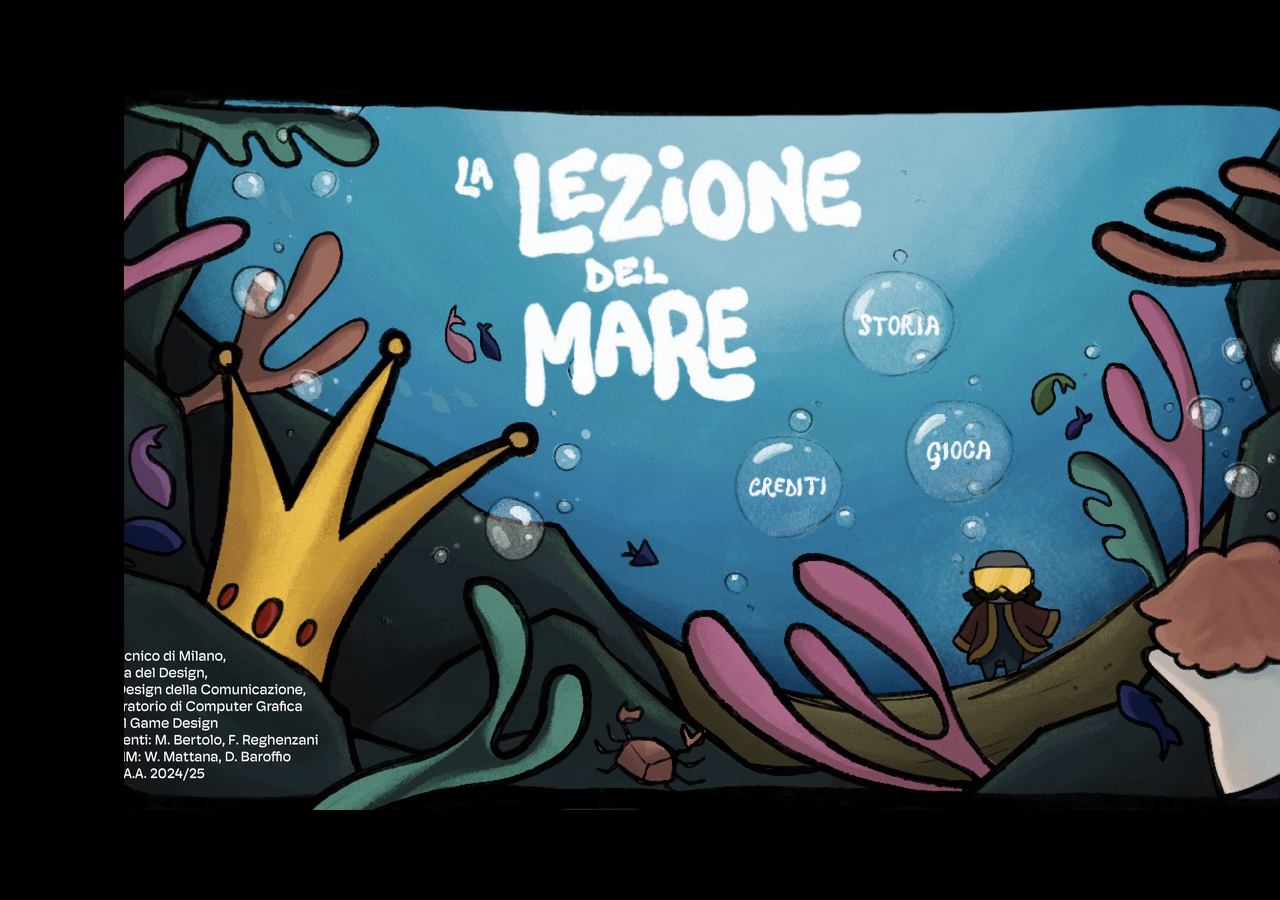
<file: index.html>
<!DOCTYPE html>
<html>

    <head>

        <meta charset="UTF-8">
        <meta name="viewport" content="width=device-width, initial-scale=1.0">

        <title>Home - La Lezione del Mare</title>

        <link rel="stylesheet" href="index.css"> // stile index generale 
     
    </head>

    <body>

        <div class="container">
            <a href="storia.html">
              <img src="assets/images/introduzione/tasto_storia.png" class="link-button" id="storia" alt="Storia">
            </a>
            <a href="crediti.html">
              <img src="assets/images/introduzione/tasto_crediti.png" class="link-button" id="crediti" alt="Crediti">
            </a>
            <a href="gioca.html">
              <img src="assets/images/introduzione/tasto_gioca.png" class="link-button" id="gioca" alt="Gioca">
            </a>
          </div>

    </body>

</html>
</file>
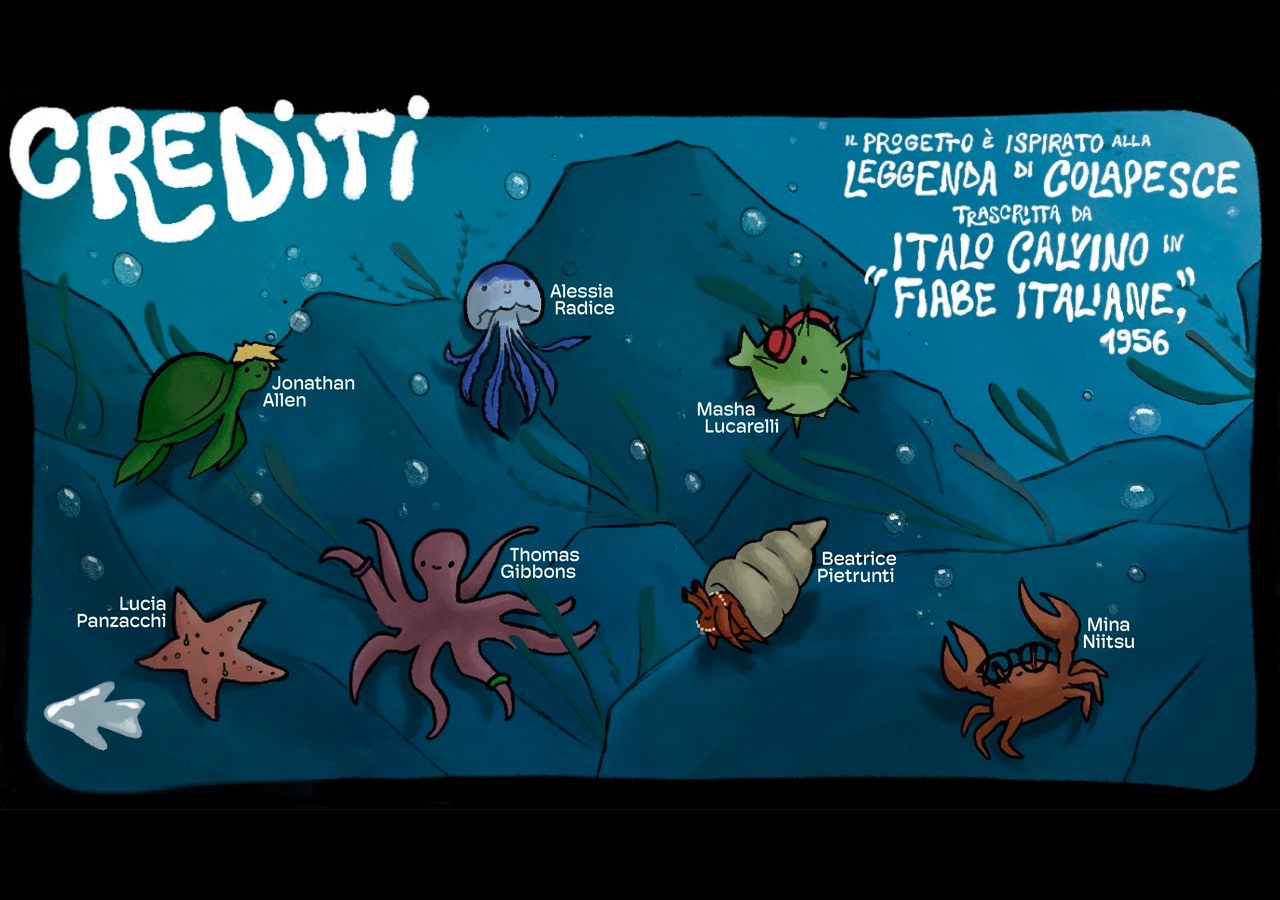
<file: crediti.html>
<!DOCTYPE html>

<head>
  <meta charset="UTF-8">
  <meta name="viewport" content="width=device-width, initial-scale=1.0">
  <title>Crediti - La Lezione del Mare</title>
  <link rel="stylesheet" href="crediti.css">
</head>

<body>
  <div class="container">
    <a href="index.html">
      <img src="assets/images/introduzione/freccia_sinistra.png" id="homeButton" class="home-button" alt="Home">
    </a>
  </div>
</body>
</html>
</file>
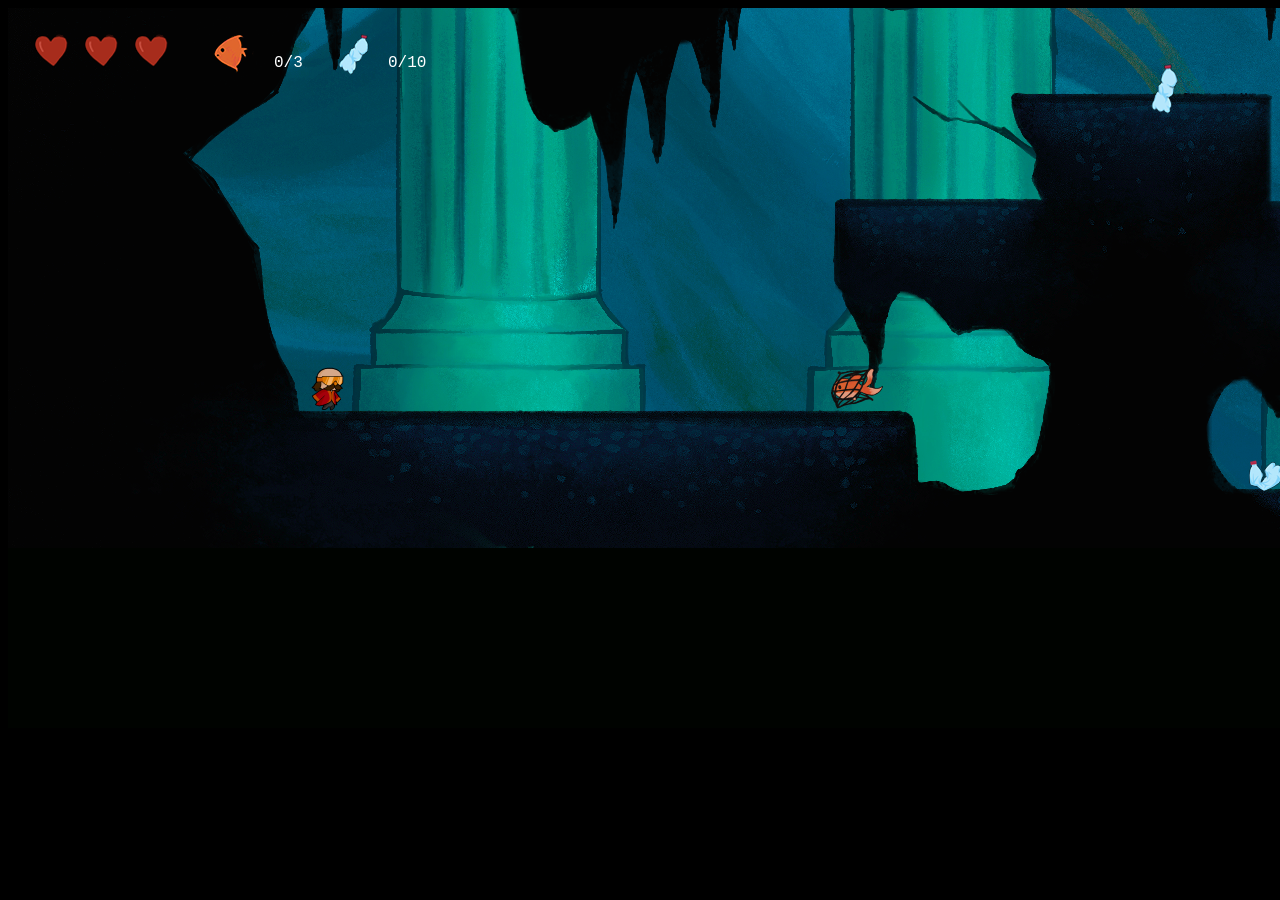
<file: gioca.html>
<!DOCTYPE html>
<html>

    <head>

        <title>Gioca - La Lezione del Mare</title>

        <script src="lib/phaser.min.js"></script>
        <script src="lib/poliphaser.js"></script>
    
        <!-- script per le scene -->
        <script src="src/scenes/scene1.js" type="module"></script>
        <script src="src/scenes/finale_corona_scene.js" type="module"></script>
        <script src="src/scenes/game_over_scene.js" type="module"></script>
        <script src="src/scenes/finale_completo_scene.js" type="module"></script>

        <script defer src="src/main.js"></script>

        <!-- script per HUD -->
        <script src="src/HUD.js"></script>

        <!-- script per il mondo -->
        <script src="src/platforms.js"></script>

        <!-- script per i personaggi -->
        <script src="src/player.js"></script>
        <script src="src/fish.js"></script>

        <!-- script per gli oggetti -->
        <script src="src/chiave.js"></script>
        <script src="src/manopola.js"></script>
        <script src="src/tubo.js"></script>
        <script src="src/bottiglie.js"></script>

        <!-- script per gli ostacoli -->
        <script src="src/reti.js"></script>
        <script src="src/pozze.js"></script>

        <!-- script per i traguardi -->
        <script src="src/checkpoint.js"></script>
        <script src="src/corona.js"></script>
     
    </head>

    <body style="text-align:center; background-color: #000;">

        <div id="game_area" style="text-align:center; background-color: #000;"></div>

    </body>

</html>
</file>
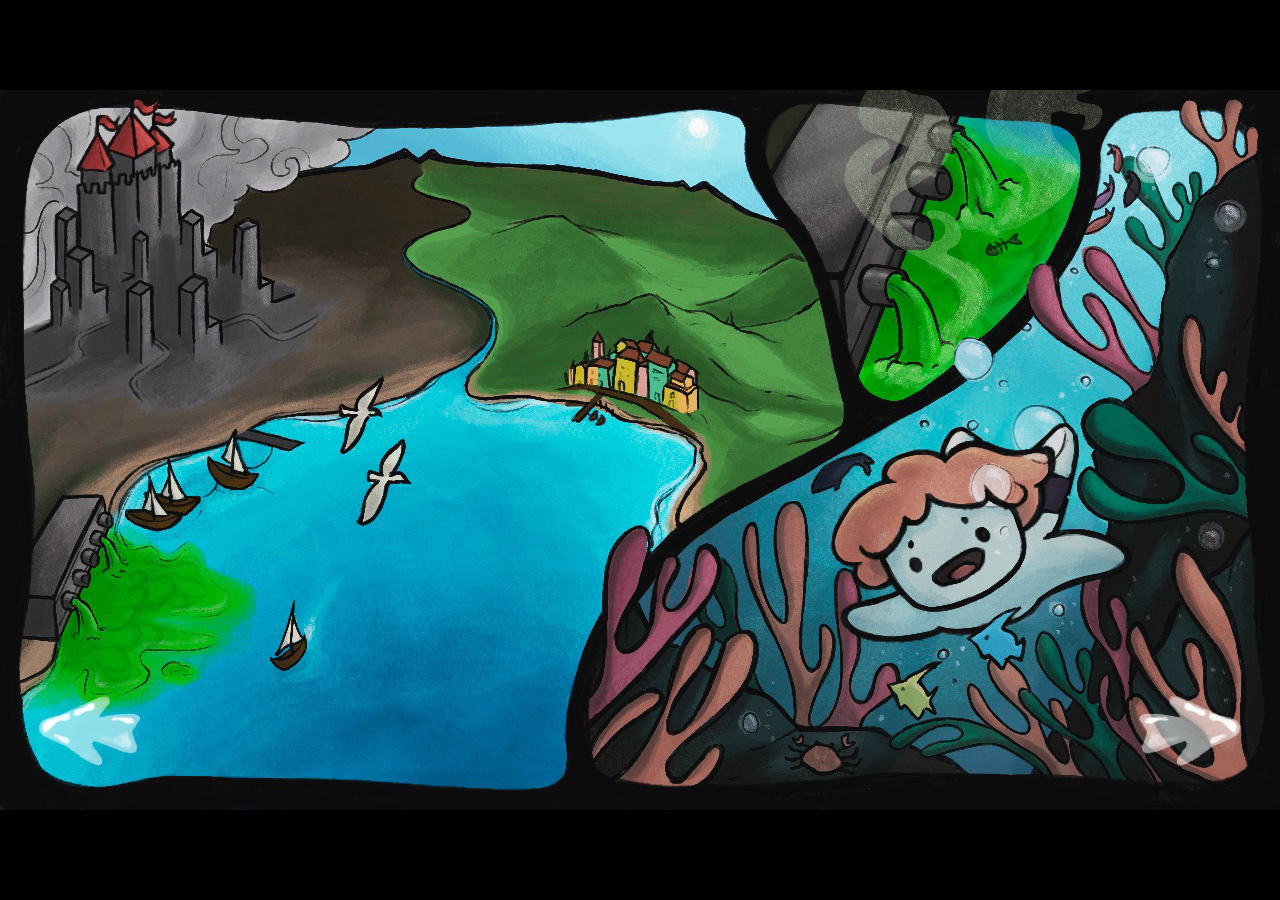
<file: storia.html>
<!DOCTYPE html>

<head>
  <meta charset="UTF-8">
  <meta name="viewport" content="width=device-width, initial-scale=1.0">
  <title>Storia - La Lezione del Mare</title>
  <link rel="stylesheet" href="storia.css">
</head>
<body>
  <div class="slider-container">

    <div class="slider">
      <img src="assets/images/introduzione/tavola_1_colore.png" class="slide" alt="Slide 1">
      <img src="assets/images/introduzione/testi_1.png" class="slide" alt="Slide 2">
      <img src="assets/images/introduzione/tavola_2_colore.png" class="slide" alt="Slide 3">
      <img src="assets/images/introduzione/testi_2.png" class="slide" alt="Slide 4">
      <img src="assets/images/introduzione/tavola_3_colore.png" class="slide" alt="Slide 5">
      <img src="assets/images/introduzione/testi_3.png" class="slide" alt="Slide 6">
    </div>


    <img src="assets/images/introduzione/freccia_sinistra.png" id="prevBtn" class="arrow prev" alt="Indietro" onclick="changeSlide(-1)">
    <img src="assets/images/introduzione/freccia_destra.png" id="nextBtn" class="arrow next" alt="Avanti" onclick="changeSlide(1)">
    
    
    <a href="gioca.html">
      <img src="assets/images/introduzione/tasto_gioca_post_storia_1.png" id="finalButton" class="final-button" alt="Gioca">
    </a>

    
    <a href="index.html">
      <img src="assets/images/introduzione/freccia_sinistra.png" id="homeButton" class="home-button" alt="Home">
    </a>
  </div>

  <script src="slider.js"></script>
</body>
</html>
</file>
<file: index.css>
body, html {
    margin: 0;
    padding: 0;
    width: 100%;
    height: 100%;
    display: flex;
    justify-content: center;
    align-items: center;
    background-color: #000; 
  }
  
  /* Container */
  .container {
    position: relative;
    width: 1280px;
    height: 720px;
    background: url('assets/images/introduzione/copertina.png') no-repeat center center;
    background-size: cover;
  }
  
  .link-button {
    position: absolute;
    width: 130px; 
    height: auto;
    cursor: pointer;
    
  }
  
  #storia {
    top: 170px; 
    left: 710px;
    transition: opacity 0.5s, transform 0.5s; 
  }
  
  #crediti {
    top: 330px;
    left: 600px;
    transition: opacity 0.5s, transform 0.5s; 
  }
  
  #gioca {
    top: 300px;
    left: 770px;
    transition: opacity 0.5s, transform 0.5s; 
  }
  
  #storia:hover {
    content: url('assets/images/introduzione/storia_hover.png');
    opacity: 1; 
    transform: scale(1.1); 
  }
  
  #crediti:hover {
    content: url('assets/images/introduzione/crediti_hover.png');
    opacity: 1; 
    transform: scale(1.1); 
  }
  
  #gioca:hover {
    content: url('assets/images/introduzione/gioca_hover.png');
    opacity: 1; 
    transform: scale(1.1); 
  }
</file>
<file: crediti.css>
body, html {
    margin: 0;
    padding: 0;
    width: 100%;
    height: 100%;
    display: flex;
    justify-content: center;
    align-items: center;
    background-color: #000; 
  }
  
  /* Container */
  .container {
    position: relative;
    width: 1280px;
    height: 720px;
    background: url('assets/images/introduzione/crediti_finale.png') no-repeat center center;
    background-size: cover;
  }
  
  .home-button {
    position: absolute;
    width: 120px; 
    cursor: pointer;
    z-index: 10;
    bottom: 45px;
    left: 35px;
    transition: opacity 0.5s, transform 0.5s; 
    content: url("assets/images/introduzione/freccia_sinistra.png");
   }
   
   .home-button:hover {
    content: url("assets/images/introduzione/freccia_sinistra_hover.png"); 
    opacity: 1; 
    transform: scale(1.1); 
   }
</file>
<file: storia.css>
body, html {
    margin: 0;
    padding: 0;
    width: 100%;
    height: 100%;
    display: flex;
    justify-content: center;
    align-items: center;
    background-color: #000; 
  }
  
  .slider-container {
    position: relative;
    width: 1280px;
    height: 720px;
    overflow: hidden; 
  }
  
  .slider {
    display: flex;
    transition: transform 0.5s ease-in-out; 
  }
  
  .slide {
    min-width: 100%; 
    height: auto;
    display: block;
  }
  
  .arrow {
    display: none; 
    position: absolute;
    bottom: 30px; 
    width: 120px; 
    height: auto;
    cursor: pointer;
    z-index: 10;
    transition: opacity 0.5s, transform 0.5s;
   }
   
   .arrow.prev {
    left: 30px; 
    content: url("assets/images/introduzione/freccia_sinistra.png"); 
   }
   
   .arrow.prev:hover {
    transform: scale(1.1); 
    opacity: 1;
    content: url("assets/images/introduzione/freccia_sinistra_hover.png"); 
   }
   
   .arrow.next {
    right: 30px; 
    content: url("assets/images/introduzione/freccia_destra.png"); 
   }
   
   .arrow.next:hover {
    transform: scale(1.1); 
    opacity: 1;
    content: url("assets/images/introduzione/freccia_destra_hover.png"); 
   }
  
  
  .final-button {
    display: none; 
    position: absolute;
    bottom: 30px; 
    right: 30px; 
    width: 120px; 
    height: auto;
    cursor: pointer;
    z-index: 10;
    transition: opacity 0.5s, transform 0.5s;
   }
   
   .final-button:hover {
    transform: scale(1.1); 
    opacity: 1;
    content: url("assets/images/introduzione/tasto_gioca_post_storia_2.png"); 
   }
  
   .home-button {
    display: none; 
    position: absolute;
    bottom: 30px; 
    left: 30px; 
    width: 120px; 
    height: auto;
    cursor: pointer;
    z-index: 10;
    transition: opacity 0.5s, transform 0.5s;
   }
   
   .home-button:hover {
    transform: scale(1.1); 
    opacity: 1;
    content: url("assets/images/introduzione/freccia_sinistra_hover.png"); 
   }
</file>
